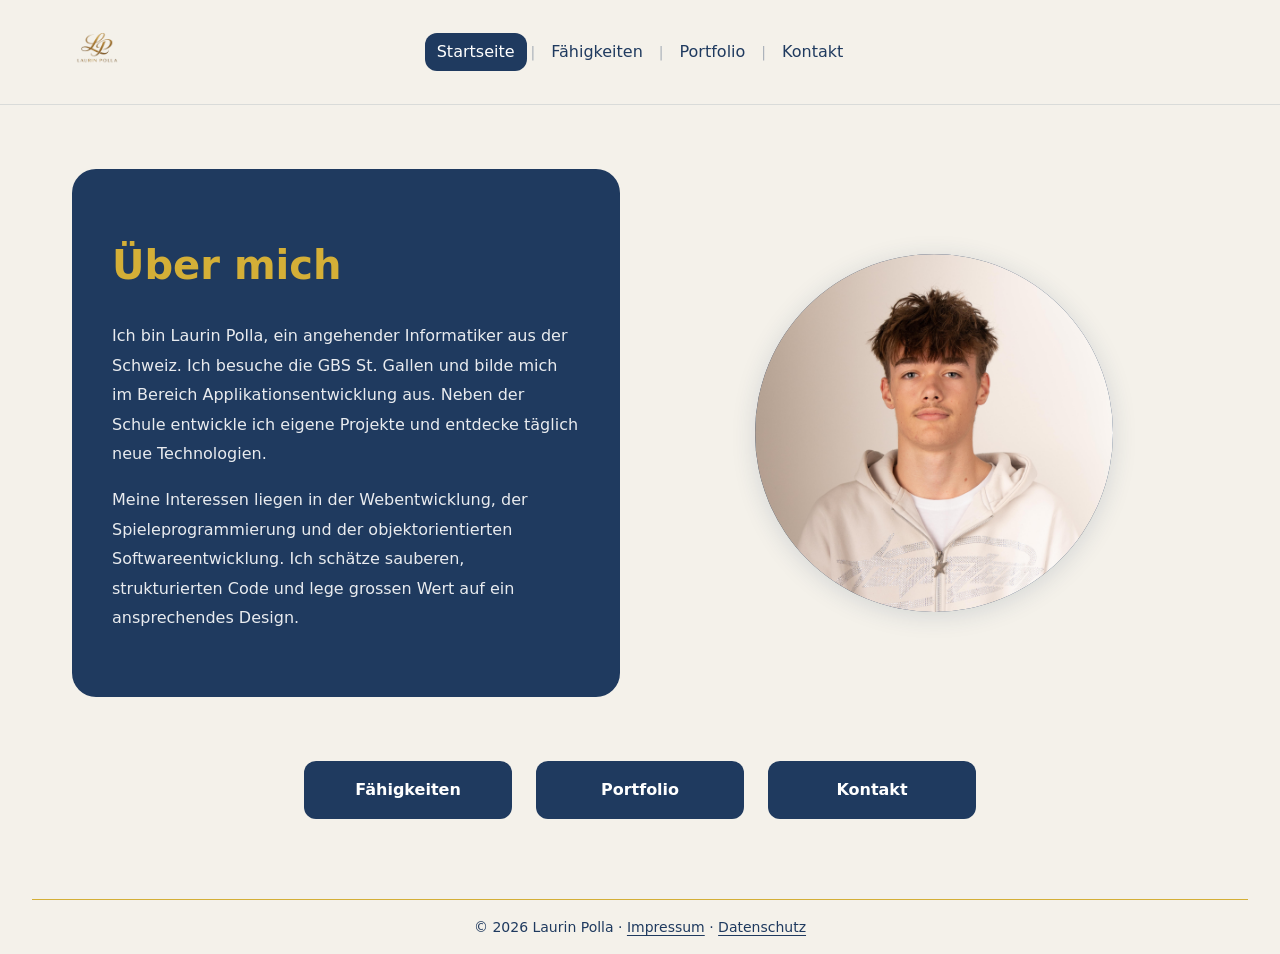
<file: index.html>
<!DOCTYPE html>
<html lang="de">
<head>
  <meta charset="UTF-8">
  <meta name="viewport" content="width=device-width, initial-scale=1.0">
  <meta name="description" content="Portfolio von Laurin Polla – Informatik-Lernender an der GBS St. Gallen">
  <title>Laurin Polla – Startseite</title>
  <link rel="icon" href="assets/img/favicon.svg" type="image/svg+xml">
  <link rel="stylesheet" href="css/style.css">
</head>
<body>

  <header class="site-header">
    <a href="index.html" class="logo" aria-label="Startseite">
      <img src="assets/img/logo.webp" alt="Laurin Polla Logo" width="612" height="408">
    </a>
    <nav class="nav" aria-label="Hauptnavigation">
      <button class="nav-toggle" aria-expanded="false" aria-controls="nav-list" aria-label="Menü öffnen">
        <span></span>
        <span></span>
        <span></span>
      </button>
      <ul class="nav-list" id="nav-list">
        <li><a href="index.html"         class="nav-link active">Startseite</a></li>
        <li><a href="faehigkeiten.html"  class="nav-link">Fähigkeiten</a></li>
        <li><a href="portfolio.html"     class="nav-link">Portfolio</a></li>
        <li><a href="kontakt.html"       class="nav-link">Kontakt</a></li>
      </ul>
    </nav>
  </header>

  <main>

    <section class="hero" aria-labelledby="ueber-mich-titel">
      <div class="hero-card">
        <h1 id="ueber-mich-titel">Über mich</h1>
        <p>
          Ich bin Laurin Polla, ein angehender Informatiker aus der Schweiz.
          Ich besuche die GBS St. Gallen und bilde mich im Bereich
          Applikationsentwicklung aus. Neben der Schule entwickle ich eigene
          Projekte und entdecke täglich neue Technologien.
        </p>
        <p class="hero-card__second-para">
          Meine Interessen liegen in der Webentwicklung, der
          Spieleprogrammierung und der objektorientierten Softwareentwicklung.
          Ich schätze sauberen, strukturierten Code und lege grossen Wert auf
          ein ansprechendes Design.
        </p>
      </div>
      <div class="hero-image">
        <figure class="hero-photo">
          <img
            src="assets/img/profil.webp"
            alt="Profilfoto von Laurin Polla"
            width="800" height="800"
            loading="eager"
          >
        </figure>
      </div>
    </section>

    <nav class="quick-nav" aria-label="Schnellnavigation">
      <a href="faehigkeiten.html" class="btn btn-primary">Fähigkeiten</a>
      <a href="portfolio.html"    class="btn btn-primary">Portfolio</a>
      <a href="kontakt.html"      class="btn btn-primary">Kontakt</a>
    </nav>

  </main>

  <footer class="site-footer">
    <hr class="footer-line">
    <p>© 2026 Laurin Polla &middot; <a href="#">Impressum</a> &middot; <a href="#">Datenschutz</a></p>
  </footer>

  <script src="js/nav.js"></script>
</body>
</html>
</file>
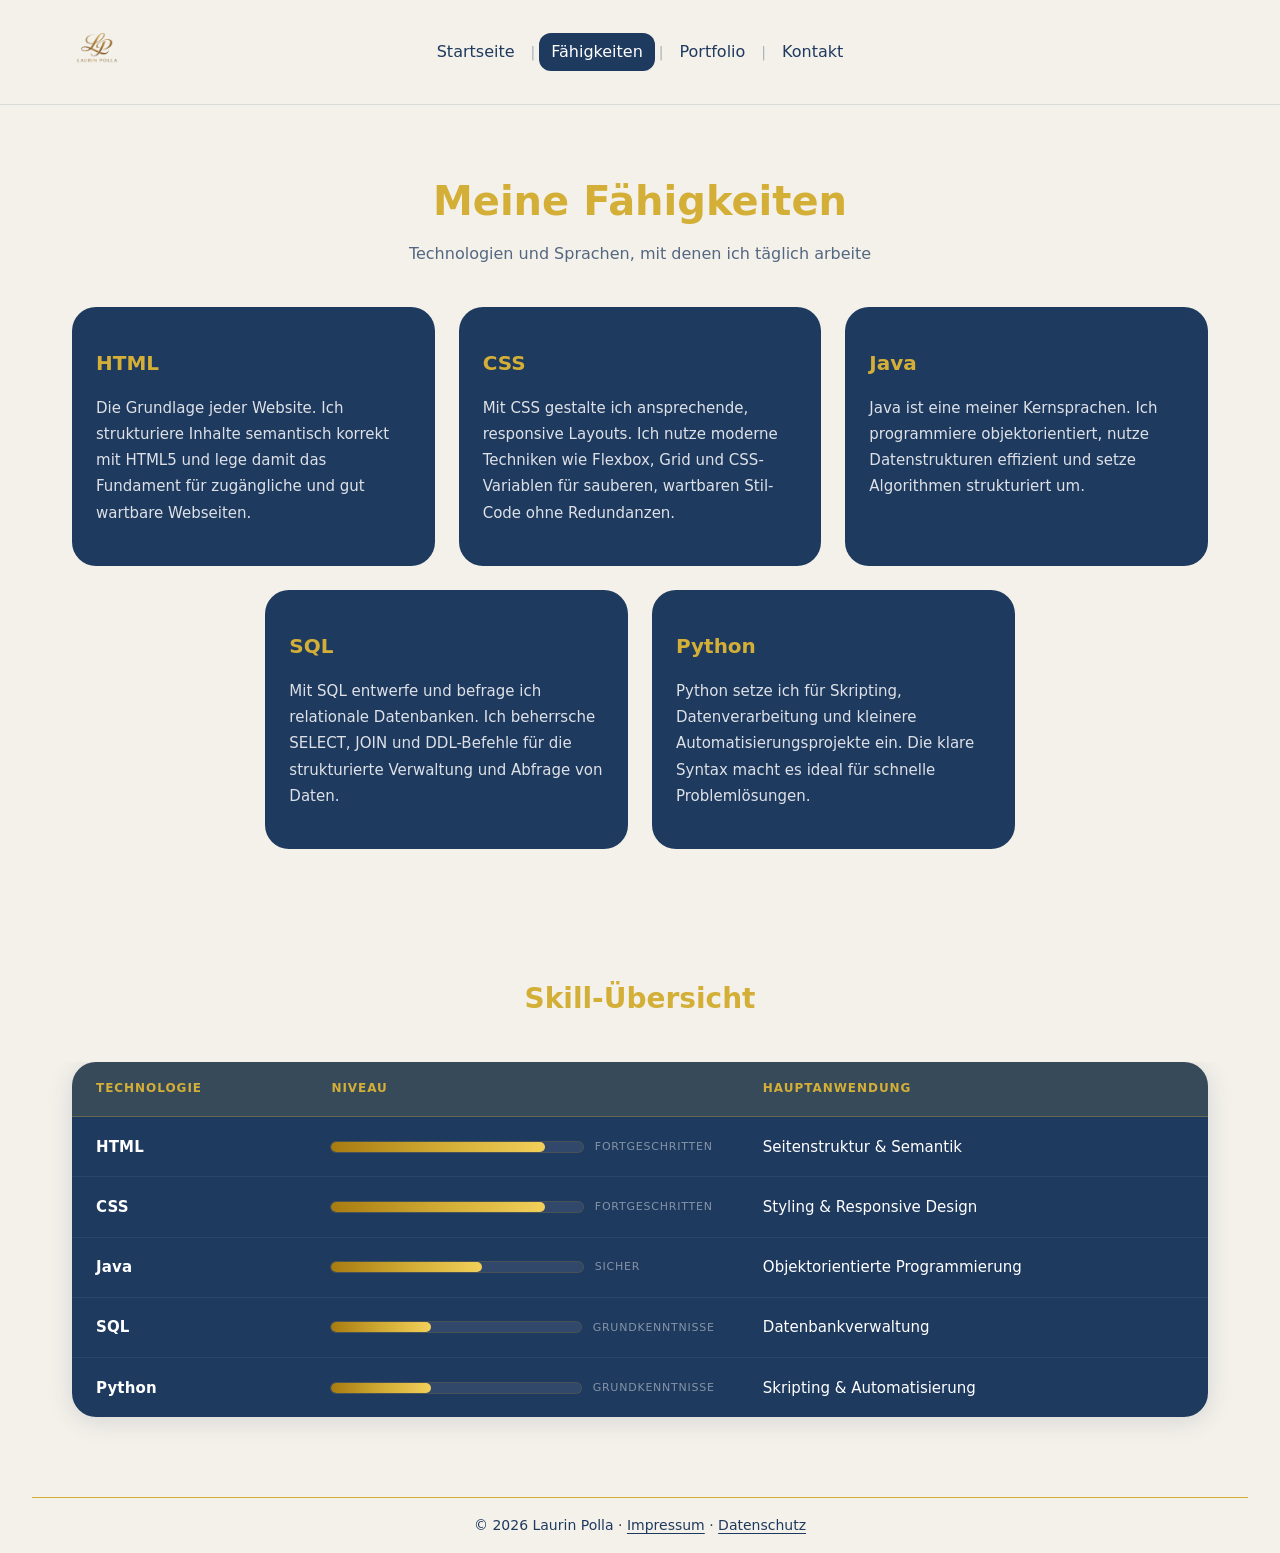
<file: faehigkeiten.html>
<!DOCTYPE html>
<html lang="de">
<head>
  <meta charset="UTF-8">
  <meta name="viewport" content="width=device-width, initial-scale=1.0">
  <meta name="description" content="Fähigkeiten von Laurin Polla – HTML, CSS, Java, SQL, Python">
  <title>Laurin Polla – Fähigkeiten</title>
  <link rel="icon" href="assets/img/favicon.svg" type="image/svg+xml">
  <link rel="stylesheet" href="css/style.css">
</head>
<body>

  <header class="site-header">
    <a href="index.html" class="logo" aria-label="Startseite">
      <img src="assets/img/logo.webp" alt="Laurin Polla Logo" width="612" height="408">
    </a>
    <nav class="nav" aria-label="Hauptnavigation">
      <button class="nav-toggle" aria-expanded="false" aria-controls="nav-list" aria-label="Menü öffnen">
        <span></span>
        <span></span>
        <span></span>
      </button>
      <ul class="nav-list" id="nav-list">
        <li><a href="index.html"         class="nav-link">Startseite</a></li>
        <li><a href="faehigkeiten.html"  class="nav-link active">Fähigkeiten</a></li>
        <li><a href="portfolio.html"     class="nav-link">Portfolio</a></li>
        <li><a href="kontakt.html"       class="nav-link">Kontakt</a></li>
      </ul>
    </nav>
  </header>

  <main>

    <div class="section-title">
      <h1>Meine Fähigkeiten</h1>
      <p>Technologien und Sprachen, mit denen ich täglich arbeite</p>
    </div>

    <ul class="skills-list" aria-label="Fähigkeiten">

      <li class="skill-card">
        <h2>HTML</h2>
        <p>
          Die Grundlage jeder Website. Ich strukturiere Inhalte semantisch
          korrekt mit HTML5 und lege damit das Fundament für zugängliche und
          gut wartbare Webseiten.
        </p>
      </li>

      <li class="skill-card">
        <h2>CSS</h2>
        <p>
          Mit CSS gestalte ich ansprechende, responsive Layouts. Ich nutze
          moderne Techniken wie Flexbox, Grid und CSS-Variablen für sauberen,
          wartbaren Stil-Code ohne Redundanzen.
        </p>
      </li>

      <li class="skill-card">
        <h2>Java</h2>
        <p>
          Java ist eine meiner Kernsprachen. Ich programmiere
          objektorientiert, nutze Datenstrukturen effizient und setze
          Algorithmen strukturiert um.
        </p>
      </li>

      <li class="skill-card">
        <h2>SQL</h2>
        <p>
          Mit SQL entwerfe und befrage ich relationale Datenbanken.
          Ich beherrsche SELECT, JOIN und DDL-Befehle für die strukturierte
          Verwaltung und Abfrage von Daten.
        </p>
      </li>

      <li class="skill-card">
        <h2>Python</h2>
        <p>
          Python setze ich für Skripting, Datenverarbeitung und kleinere
          Automatisierungsprojekte ein. Die klare Syntax macht es ideal für
          schnelle Problemlösungen.
        </p>
      </li>

    </ul>

    <div class="section-title">
      <h2>Skill-Übersicht</h2>
    </div>

    <div class="table-wrapper">
      <div class="table-card">
        <table class="skills-table">
          <caption class="visually-hidden">Übersicht der Technologien nach Niveau und Anwendungsbereich</caption>
          <thead>
            <tr>
              <th scope="col">Technologie</th>
              <th scope="col">Niveau</th>
              <th scope="col">Hauptanwendung</th>
            </tr>
          </thead>
          <tbody>
            <tr>
              <td>HTML</td>
              <td>
                <div class="skill-bar">
                  <div class="skill-bar__track">
                    <div class="skill-bar__fill skill-bar__fill--high"></div>
                  </div>
                  <span class="skill-bar__label">Fortgeschritten</span>
                </div>
              </td>
              <td>Seitenstruktur &amp; Semantik</td>
            </tr>
            <tr>
              <td>CSS</td>
              <td>
                <div class="skill-bar">
                  <div class="skill-bar__track">
                    <div class="skill-bar__fill skill-bar__fill--high"></div>
                  </div>
                  <span class="skill-bar__label">Fortgeschritten</span>
                </div>
              </td>
              <td>Styling &amp; Responsive Design</td>
            </tr>
            <tr>
              <td>Java</td>
              <td>
                <div class="skill-bar">
                  <div class="skill-bar__track">
                    <div class="skill-bar__fill skill-bar__fill--mid"></div>
                  </div>
                  <span class="skill-bar__label">Sicher</span>
                </div>
              </td>
              <td>Objektorientierte Programmierung</td>
            </tr>
            <tr>
              <td>SQL</td>
              <td>
                <div class="skill-bar">
                  <div class="skill-bar__track">
                    <div class="skill-bar__fill skill-bar__fill--low"></div>
                  </div>
                  <span class="skill-bar__label">Grundkenntnisse</span>
                </div>
              </td>
              <td>Datenbankverwaltung</td>
            </tr>
            <tr>
              <td>Python</td>
              <td>
                <div class="skill-bar">
                  <div class="skill-bar__track">
                    <div class="skill-bar__fill skill-bar__fill--low"></div>
                  </div>
                  <span class="skill-bar__label">Grundkenntnisse</span>
                </div>
              </td>
              <td>Skripting &amp; Automatisierung</td>
            </tr>
          </tbody>
        </table>
      </div>
    </div>

  </main>

  <footer class="site-footer">
    <hr class="footer-line">
    <p>© 2026 Laurin Polla &middot; <a href="#">Impressum</a> &middot; <a href="#">Datenschutz</a></p>
  </footer>

  <script src="js/nav.js"></script>
</body>
</html>
</file>
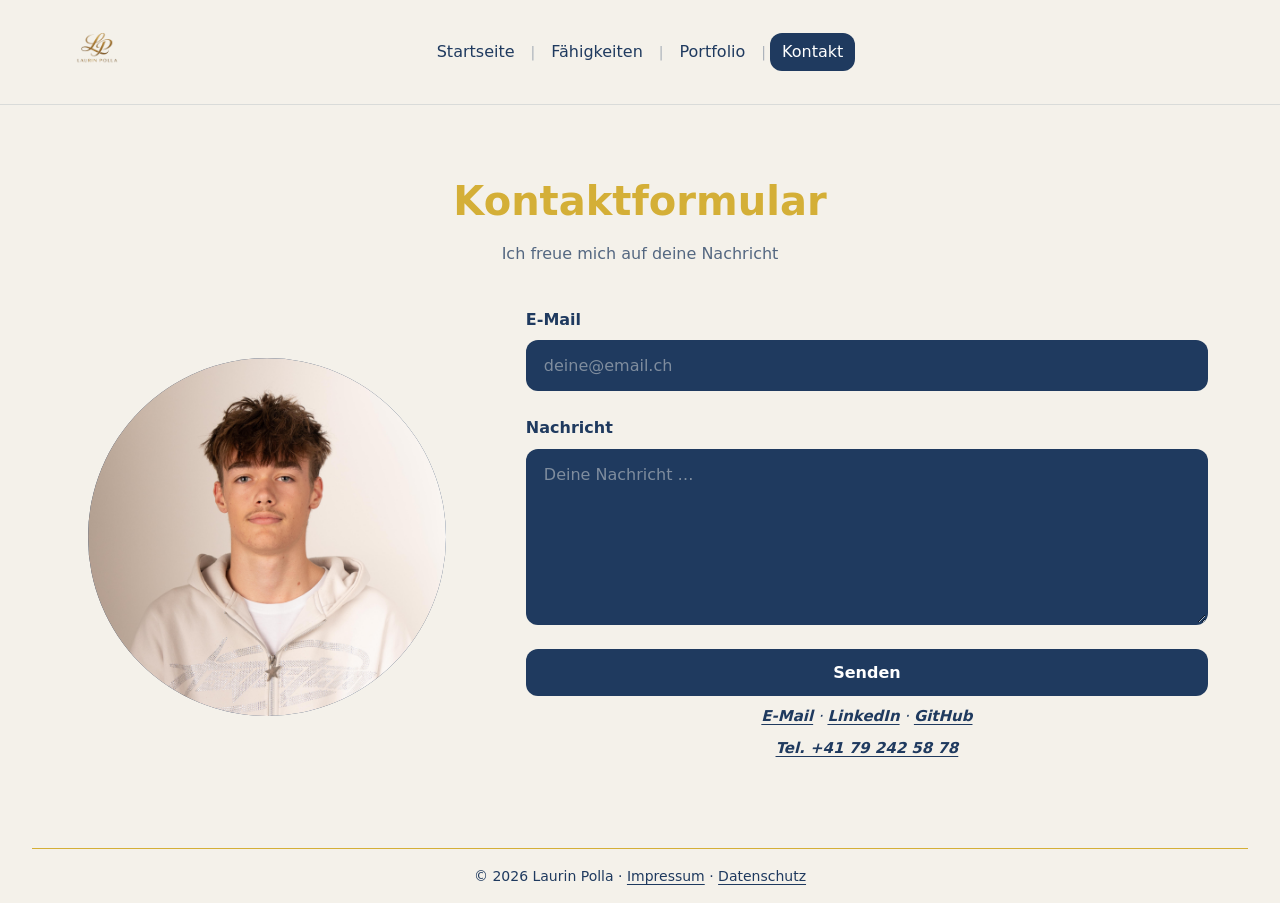
<file: kontakt.html>
<!DOCTYPE html>
<html lang="de">
<head>
  <meta charset="UTF-8">
  <meta name="viewport" content="width=device-width, initial-scale=1.0">
  <meta name="description" content="Kontakt – Schreib Laurin Polla eine Nachricht">
  <title>Laurin Polla – Kontakt</title>
  <link rel="icon" href="assets/img/favicon.svg" type="image/svg+xml">
  <link rel="stylesheet" href="css/style.css">
</head>
<body>

  <header class="site-header">
    <a href="index.html" class="logo" aria-label="Startseite">
      <img src="assets/img/logo.webp" alt="Laurin Polla Logo" width="612" height="408">
    </a>
    <nav class="nav" aria-label="Hauptnavigation">
      <button class="nav-toggle" aria-expanded="false" aria-controls="nav-list" aria-label="Menü öffnen">
        <span></span>
        <span></span>
        <span></span>
      </button>
      <ul class="nav-list" id="nav-list">
        <li><a href="index.html"         class="nav-link">Startseite</a></li>
        <li><a href="faehigkeiten.html"  class="nav-link">Fähigkeiten</a></li>
        <li><a href="portfolio.html"     class="nav-link">Portfolio</a></li>
        <li><a href="kontakt.html"       class="nav-link active">Kontakt</a></li>
      </ul>
    </nav>
  </header>

  <main>

    <div class="section-title">
      <h1>Kontaktformular</h1>
      <p>Ich freue mich auf deine Nachricht</p>
    </div>

    <div class="contact-layout">

      <div class="contact-deco-circle" aria-hidden="true">
        <img src="assets/img/profil.webp" alt="" width="800" height="800" loading="lazy">
      </div>

      <section aria-labelledby="formular-titel">
        <h2 id="formular-titel" class="visually-hidden">Kontaktformular</h2>

        <form class="contact-form" action="#" method="post" novalidate>

          <div class="form-group">
            <label for="email">E-Mail</label>
            <input
              type="email"
              id="email"
              name="email"
              placeholder="deine@email.ch"
              required
              autocomplete="email"
            >
          </div>

          <div class="form-group">
            <label for="nachricht">Nachricht</label>
            <textarea
              id="nachricht"
              name="nachricht"
              placeholder="Deine Nachricht …"
              required
            ></textarea>
          </div>

          <button type="submit" class="btn btn-primary btn-full">Senden</button>

        </form>

        <address class="contact-info">
          <p>
            <a href="mailto:laurin.polla@gmail.com">E-Mail</a>
            &middot;
            <a href="https://linkedin.com" target="_blank" rel="noopener noreferrer">LinkedIn</a>
            &middot;
            <a href="https://github.com" target="_blank" rel="noopener noreferrer">GitHub</a>
          </p>
          <p>
            <a href="tel:+41792425878">Tel. +41 79 242 58 78</a>
          </p>
        </address>

      </section>

    </div>

  </main>

  <footer class="site-footer">
    <hr class="footer-line">
    <p>© 2026 Laurin Polla &middot; <a href="#">Impressum</a> &middot; <a href="#">Datenschutz</a></p>
  </footer>

  <script src="js/nav.js"></script>
</body>
</html>
</file>
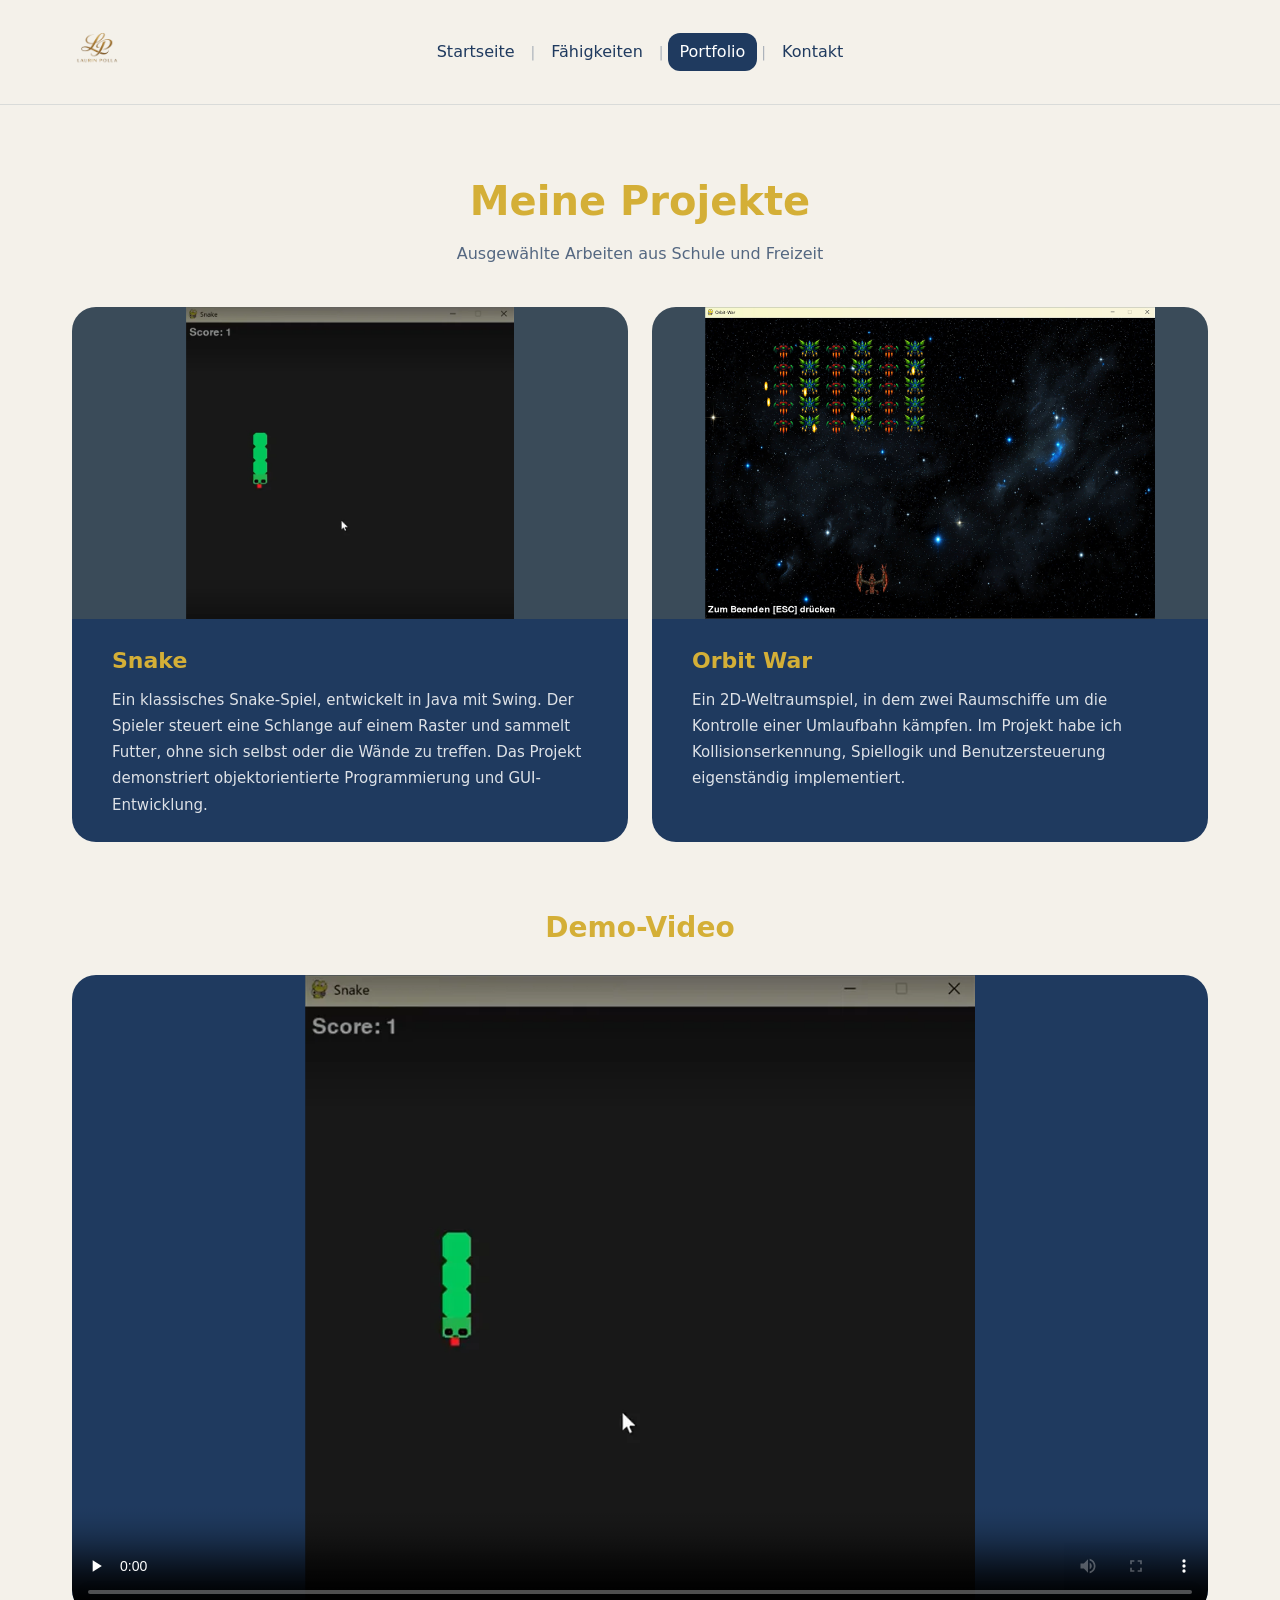
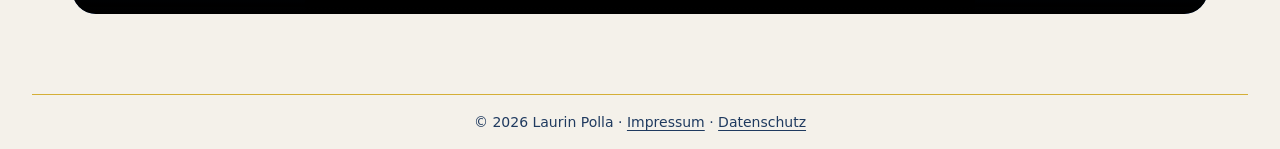
<file: portfolio.html>
<!DOCTYPE html>
<html lang="de">
<head>
  <meta charset="UTF-8">
  <meta name="viewport" content="width=device-width, initial-scale=1.0">
  <meta name="description" content="Projekte von Laurin Polla – Snake, Orbit War und weitere Entwicklungen">
  <title>Laurin Polla – Portfolio</title>
  <link rel="icon" href="assets/img/favicon.svg" type="image/svg+xml">
  <link rel="stylesheet" href="css/style.css">
</head>
<body>

  <header class="site-header">
    <a href="index.html" class="logo" aria-label="Startseite">
      <img src="assets/img/logo.webp" alt="Laurin Polla Logo" width="612" height="408">
    </a>
    <nav class="nav" aria-label="Hauptnavigation">
      <button class="nav-toggle" aria-expanded="false" aria-controls="nav-list" aria-label="Menü öffnen">
        <span></span>
        <span></span>
        <span></span>
      </button>
      <ul class="nav-list" id="nav-list">
        <li><a href="index.html"         class="nav-link">Startseite</a></li>
        <li><a href="faehigkeiten.html"  class="nav-link">Fähigkeiten</a></li>
        <li><a href="portfolio.html"     class="nav-link active">Portfolio</a></li>
        <li><a href="kontakt.html"       class="nav-link">Kontakt</a></li>
      </ul>
    </nav>
  </header>

  <main>

    <div class="section-title">
      <h1>Meine Projekte</h1>
      <p>Ausgewählte Arbeiten aus Schule und Freizeit</p>
    </div>

    <section aria-label="Projektübersicht">
      <ul class="projects-list">

        <li>
          <article class="project-card">
            <div class="project-card-img">
              <img
                src="assets/img/snake.webp"
                alt="Screenshot des Snake-Spiels"
                width="800" height="764"
                loading="lazy"
              >
            </div>
            <div class="project-card-body">
              <h2>Snake</h2>
              <p>
                Ein klassisches Snake-Spiel, entwickelt in Java mit Swing.
                Der Spieler steuert eine Schlange auf einem Raster und sammelt
                Futter, ohne sich selbst oder die Wände zu treffen. Das Projekt
                demonstriert objektorientierte Programmierung und
                GUI-Entwicklung.
              </p>
            </div>
          </article>
        </li>

        <li>
          <article class="project-card">
            <div class="project-card-img">
              <img
                src="assets/img/orbitwar.webp"
                alt="Screenshot des Spiels Orbit War"
                width="800" height="557"
                loading="lazy"
              >
            </div>
            <div class="project-card-body">
              <h2>Orbit War</h2>
              <p>
                Ein 2D-Weltraumspiel, in dem zwei Raumschiffe um die Kontrolle
                einer Umlaufbahn kämpfen. Im Projekt habe ich
                Kollisionserkennung, Spiellogik und Benutzersteuerung
                eigenständig implementiert.
              </p>
            </div>
          </article>
        </li>

      </ul>
    </section>

    <section class="video-section" aria-labelledby="demo-titel">
      <h2 id="demo-titel">Demo-Video</h2>
      <div class="video-wrapper">
        <video controls preload="none" poster="assets/img/snake.webp">
          <source src="assets/video/snakevid.mp4" type="video/mp4">
          Dein Browser unterstützt kein HTML5-Video.
        </video>
      </div>
    </section>

  </main>

  <footer class="site-footer">
    <hr class="footer-line">
    <p>© 2026 Laurin Polla &middot; <a href="#">Impressum</a> &middot; <a href="#">Datenschutz</a></p>
  </footer>

  <script src="js/nav.js"></script>
</body>
</html>
</file>
<file: css/style.css>
/* ============================================================
   Portfolio – Laurin Polla
   Farben: Dunkelblau #1F3A5F · Beige-Grau #F4F1EA · Gold #D4AF37
   ============================================================ */

:root {
  --bg:        #F4F1EA;
  --dark:      #1F3A5F;
  --gold:      #D4AF37;
  --white:     #ffffff;
  --dark-hover:#284d7a;

  --radius:    0.75rem;
  --radius-lg: 1.5rem;
  --shadow:    0 4px 24px rgba(31, 58, 95, 0.15);

  --space-xs:  0.5rem;
  --space-sm:  1rem;
  --space-md:  1.5rem;
  --space-lg:  2.5rem;
  --space-xl:  4rem;

  --container: 1200px;
  --pad:       2rem;
}

/* ===== ACCESSIBILITY ===== */
.visually-hidden {
  position: absolute;
  width: 1px;
  height: 1px;
  padding: 0;
  margin: -1px;
  overflow: hidden;
  clip: rect(0, 0, 0, 0);
  white-space: nowrap;
  border: 0;
}

/* ===== RESET ===== */
*, *::before, *::after {
  box-sizing: border-box;
  margin: 0;
  padding: 0;
}

html {
  scroll-behavior: smooth;
}

body {
  font-family: 'Segoe UI', system-ui, -apple-system, sans-serif;
  background-color: var(--bg);
  color: var(--dark);
  line-height: 1.6;
  min-height: 100vh;
  display: flex;
  flex-direction: column;
}

img {
  max-width: 100%;
  height: auto;
  display: block;
}

a {
  color: inherit;
  text-decoration: none;
}

ul {
  list-style: none;
}

main {
  flex: 1;
}

/* ===== HEADER & NAV ===== */
.site-header {
  display: grid;
  grid-template-columns: 1fr auto 1fr;
  align-items: center;
  padding: 0.5rem var(--pad);
  background-color: var(--bg);
  border-bottom: 1px solid rgba(31, 58, 95, 0.12);
  position: sticky;
  top: 0;
  z-index: 100;
}

.logo {
  display: flex;
  align-items: center;
  flex-shrink: 0;
  height: 5.5rem;
}

.logo img {
  height: 100%;
  width: auto;
  object-fit: contain;
  mix-blend-mode: multiply;
}

/* Nav sits in center column, anchors dropdown */
.nav {
  grid-column: 2;
  position: relative;
}

.nav-list {
  display: flex;
  gap: 0;
  align-items: center;
}

.nav-list li {
  display: flex;
  align-items: center;
}

.nav-list li + li::before {
  content: '|';
  padding: 0 0.25rem;
  color: rgba(31, 58, 95, 0.35);
  font-size: 0.875rem;
  pointer-events: none;
}

.nav-link {
  font-size: 1rem;
  font-weight: 500;
  padding: 0.4rem 0.75rem;
  border-radius: var(--radius);
  transition: background-color 0.2s, color 0.2s;
}

.nav-link:hover,
.nav-link.active {
  background-color: var(--dark);
  color: var(--white);
}

.nav-toggle {
  display: none;
  flex-direction: column;
  justify-content: space-between;
  width: 1.75rem;
  height: 1.25rem;
  background: none;
  border: none;
  cursor: pointer;
  padding: 0;
}

.nav-toggle span {
  display: block;
  height: 2px;
  background-color: var(--dark);
  border-radius: 1px;
  transition: transform 0.3s, opacity 0.3s;
}

.nav-toggle.open span:nth-child(1) {
  transform: translateY(0.5625rem) rotate(45deg);
}

.nav-toggle.open span:nth-child(2) {
  opacity: 0;
}

.nav-toggle.open span:nth-child(3) {
  transform: translateY(-0.5625rem) rotate(-45deg);
}

/* ===== BUTTONS ===== */
.btn {
  display: inline-block;
  padding: 0.875rem 2.25rem;
  border-radius: var(--radius);
  font-size: 1rem;
  font-weight: 600;
  font-family: inherit;
  cursor: pointer;
  border: none;
  transition: transform 0.2s, box-shadow 0.2s, background-color 0.2s;
  text-align: center;
}

.btn:hover {
  transform: translateY(-2px);
  box-shadow: 0 8px 28px rgba(31, 58, 95, 0.35);
}

.btn-primary {
  background-color: var(--dark);
  color: var(--white);
}

.btn-primary:hover {
  background-color: var(--dark-hover);
}

.btn-full {
  width: 100%;
}

/* ===== SECTION TITLE ===== */
.section-title {
  text-align: center;
  padding: var(--space-xl) var(--pad) var(--space-lg);
  max-width: var(--container);
  margin: 0 auto;
}

.section-title h1 {
  font-size: clamp(1.75rem, 4vw, 2.5rem);
  color: var(--gold);
}

.section-title h2 {
  font-size: clamp(1.25rem, 2.5vw, 1.75rem);
  color: var(--gold);
}

.section-title p {
  margin-top: var(--space-xs);
  font-size: 1rem;
  color: var(--dark);
  opacity: 0.75;
}

/* ===== HERO (Startseite) ===== */
.hero {
  display: grid;
  grid-template-columns: 1fr 1fr;
  gap: var(--space-lg);
  align-items: stretch;
  max-width: var(--container);
  margin: 0 auto;
  padding: var(--space-xl) var(--pad);
}

.hero-card {
  background-color: var(--dark);
  color: var(--white);
  border-radius: var(--radius-lg);
  padding: var(--space-xl) var(--space-lg);
}

.hero-card h1 {
  font-size: clamp(1.75rem, 3.5vw, 2.5rem);
  color: var(--gold);
  margin-bottom: var(--space-md);
}

.hero-card p {
  font-size: 1rem;
  line-height: 1.85;
  opacity: 0.9;
}

.hero-card__second-para {
  margin-top: var(--space-sm);
}

.hero-image {
  display: flex;
  justify-content: center;
  align-items: center;
}

.hero-photo {
  width: clamp(240px, 28vw, 380px);
  aspect-ratio: 1 / 1;
  border-radius: 50%;
  overflow: hidden;
  background-color: var(--dark);
  box-shadow: var(--shadow);
  flex-shrink: 0;
}

.hero-photo img {
  width: 100%;
  height: 100%;
  object-fit: cover;
}

/* Quick-nav buttons under hero */
.quick-nav {
  display: flex;
  justify-content: center;
  gap: var(--space-md);
  flex-wrap: wrap;
  padding: 0 var(--pad) var(--space-xl);
  max-width: var(--container);
  margin: 0 auto;
}

.quick-nav .btn {
  min-width: 13rem;
  padding: 1rem 2.5rem;
}

/* ===== SKILL CARDS ===== */
.skills-list {
  display: flex;
  flex-wrap: wrap;
  gap: var(--space-md);
  justify-content: center;
  padding: 0 var(--pad) var(--space-xl);
  max-width: var(--container);
  margin: 0 auto;
}

.skill-card {
  flex: 0 0 calc(33.333% - 1rem);
  min-width: 260px;
  background-color: var(--dark);
  color: var(--white);
  border-radius: var(--radius-lg);
  padding: var(--space-lg) var(--space-md);
}

.skill-card h2 {
  font-size: 1.25rem;
  color: var(--gold);
  margin-bottom: var(--space-sm);
}

.skill-card p {
  font-size: 0.9375rem;
  opacity: 0.85;
  line-height: 1.75;
}

/* ===== SKILLS TABLE ===== */
.table-wrapper {
  max-width: var(--container);
  margin: 0 auto;
  padding: 0 var(--pad) var(--space-xl);
  overflow-x: auto;
}

.table-card {
  border-radius: var(--radius-lg);
  overflow: hidden;
  box-shadow: var(--shadow);
}

.skills-table {
  width: 100%;
  border-collapse: collapse;
  background-color: var(--dark);
  color: var(--white);
  font-size: 0.9375rem;
}

.skills-table th,
.skills-table td {
  padding: 1.1rem var(--space-md);
  text-align: left;
  vertical-align: middle;
}

.skills-table thead tr {
  background-color: rgba(212, 175, 55, 0.13);
  border-bottom: 1px solid rgba(212, 175, 55, 0.3);
}

.skills-table th {
  color: var(--gold);
  font-weight: 600;
  font-size: 0.75rem;
  letter-spacing: 0.08em;
  text-transform: uppercase;
}

.skills-table tbody tr {
  border-bottom: 1px solid rgba(244, 241, 234, 0.06);
  transition: background-color 0.2s;
}

.skills-table tbody tr:last-child {
  border-bottom: none;
}

.skills-table tbody tr:hover {
  background-color: rgba(212, 175, 55, 0.07);
}

.skills-table tbody td:first-child {
  font-weight: 600;
  letter-spacing: 0.01em;
}

/* ===== SKILL BAR ===== */
.skill-bar {
  display: flex;
  align-items: center;
  gap: 0.75rem;
}

.skill-bar__track {
  flex: 1;
  height: 10px;
  background: rgba(244, 241, 234, 0.08);
  border-radius: 5px;
  overflow: hidden;
  min-width: 100px;
  box-shadow: 0 0 0 1px rgba(212, 175, 55, 0.22);
}

.skill-bar__fill {
  height: 100%;
  width: var(--w, 0%);
  background: linear-gradient(90deg, #a87b10 0%, var(--gold) 55%, #f2d05a 100%);
  border-radius: 5px;
  animation: bar-grow 1s cubic-bezier(0.4, 0, 0.2, 1) both;
}

@keyframes bar-grow {
  from { width: 0; }
  to   { width: var(--w, 0%); }
}

.skills-table tbody tr:nth-child(1) .skill-bar__fill { animation-delay: 0s;    }
.skills-table tbody tr:nth-child(2) .skill-bar__fill { animation-delay: 0.15s; }
.skills-table tbody tr:nth-child(3) .skill-bar__fill { animation-delay: 0.3s;  }
.skills-table tbody tr:nth-child(4) .skill-bar__fill { animation-delay: 0.45s; }
.skills-table tbody tr:nth-child(5) .skill-bar__fill { animation-delay: 0.6s;  }

.skill-bar__fill--high { --w: 85%; }
.skill-bar__fill--mid  { --w: 60%; }
.skill-bar__fill--low  { --w: 40%; }

.skill-bar__label {
  font-size: 0.6875rem;
  letter-spacing: 0.07em;
  text-transform: uppercase;
  white-space: nowrap;
  opacity: 0.45;
  min-width: 7.5rem;
}

/* ===== PROJECT CARDS ===== */
.projects-list {
  display: grid;
  grid-template-columns: repeat(2, 1fr);
  gap: var(--space-md);
  padding: 0 var(--pad) var(--space-xl);
  max-width: var(--container);
  margin: 0 auto;
}

.project-card {
  background-color: var(--dark);
  color: var(--white);
  border-radius: var(--radius-lg);
  overflow: hidden;
  display: flex;
  flex-direction: column;
  height: 100%;
}

.project-card-img {
  width: 100%;
  aspect-ratio: 16 / 9;
  background-color: rgba(212, 175, 55, 0.15);
  overflow: hidden;
}

.project-card-img img {
  width: 100%;
  height: 100%;
  object-fit: contain;
}

.project-card-body {
  padding: var(--space-md) var(--space-lg);
  flex: 1;
}

.project-card-body h2 {
  font-size: 1.375rem;
  color: var(--gold);
  margin-bottom: var(--space-xs);
}

.project-card-body p {
  font-size: 0.9375rem;
  opacity: 0.85;
  line-height: 1.75;
}

/* ===== VIDEO SECTION ===== */
.video-section {
  padding: 0 var(--pad) var(--space-xl);
  max-width: var(--container);
  margin: 0 auto;
}

.video-section h2 {
  font-size: clamp(1.25rem, 2.5vw, 1.75rem);
  color: var(--gold);
  margin-bottom: var(--space-md);
  text-align: center;
}

.video-wrapper {
  position: relative;
  padding-bottom: 56.25%;
  height: 0;
  overflow: hidden;
  border-radius: var(--radius-lg);
  background-color: var(--dark);
}

.video-wrapper video,
.video-wrapper iframe {
  position: absolute;
  top: 0;
  left: 0;
  width: 100%;
  height: 100%;
  border: none;
  border-radius: var(--radius-lg);
}

/* ===== CONTACT ===== */
.contact-layout {
  display: grid;
  grid-template-columns: 1fr 1.75fr;
  gap: var(--space-xl);
  align-items: center;
  padding: 0 var(--pad) var(--space-xl);
  max-width: var(--container);
  margin: 0 auto;
}

.contact-deco-circle {
  width: clamp(200px, 28vw, 380px);
  height: clamp(200px, 28vw, 380px);
  border-radius: 50%;
  background-color: var(--dark);
  overflow: hidden;
  margin: 0 auto;
  flex-shrink: 0;
}

.contact-deco-circle img {
  width: 100%;
  height: 100%;
  object-fit: cover;
}

.contact-form {
  display: flex;
  flex-direction: column;
  gap: var(--space-md);
}

.form-group {
  display: flex;
  flex-direction: column;
  gap: var(--space-xs);
}

.form-group label {
  font-size: 1rem;
  font-weight: 600;
}

.form-group input,
.form-group textarea {
  padding: 0.875rem var(--space-sm);
  background-color: var(--dark);
  color: var(--white);
  border: 2px solid transparent;
  border-radius: var(--radius);
  font-size: 1rem;
  font-family: inherit;
  transition: border-color 0.2s;
}

.form-group input::placeholder,
.form-group textarea::placeholder {
  color: rgba(244, 241, 234, 0.45);
}

.form-group input:focus,
.form-group textarea:focus {
  outline: none;
  border-color: var(--gold);
}

.form-group textarea {
  resize: vertical;
  min-height: 11rem;
}

.contact-info {
  margin-top: var(--space-xs);
  text-align: center;
}

.contact-info p {
  font-size: 0.9375rem;
  margin-bottom: var(--space-xs);
}

.contact-info a {
  font-weight: 600;
  color: var(--dark);
  text-decoration: underline;
  text-underline-offset: 3px;
}

/* ===== FOOTER ===== */
.site-footer {
  padding: var(--space-sm) var(--pad);
}

.footer-line {
  border: none;
  border-top: 1px solid var(--gold);
  margin-bottom: var(--space-sm);
}

.site-footer p {
  text-align: center;
  font-size: 0.875rem;
}

.site-footer a {
  font-weight: 500;
  text-decoration: underline;
  text-underline-offset: 3px;
}

/* ===== RESPONSIVE – Tablet ===== */
@media (max-width: 1024px) {
  .skill-card {
    flex: 0 0 calc(50% - 0.75rem);
  }
}

/* ===== RESPONSIVE – Mobile ===== */
@media (max-width: 768px) {
  :root {
    --pad: 1rem;
  }

  /* Switch to 2-column header: logo | hamburger */
  .site-header {
    grid-template-columns: 1fr auto;
  }

  .logo {
    height: 4rem;
  }

  /* Hamburger */
  .nav-toggle {
    display: flex;
  }

  .nav-list {
    display: none;
    position: absolute;
    top: calc(100% + 0.5rem);
    right: 0;
    background-color: var(--bg);
    border: 1px solid rgba(31, 58, 95, 0.15);
    border-radius: var(--radius);
    padding: var(--space-sm);
    flex-direction: column;
    gap: var(--space-xs);
    min-width: 11rem;
    box-shadow: var(--shadow);
    z-index: 200;
  }

  .nav-list.open {
    display: flex;
  }

  .nav-list li + li::before {
    display: none;
  }

  /* Hero */
  .hero {
    grid-template-columns: 1fr;
    padding: var(--space-lg) var(--pad);
    gap: var(--space-md);
  }

  .hero-image {
    order: -1;
  }

  .hero-photo {
    width: clamp(160px, 55vw, 240px);
    height: clamp(160px, 55vw, 240px);
    margin: 0 auto;
  }

  /* Skills */
  .skill-card {
    flex: 0 0 100%;
    min-width: unset;
  }

  /* Skills table */
  .skills-table th,
  .skills-table td {
    padding: 0.75rem var(--space-sm);
  }

  .skill-bar__label {
    display: none;
  }

  .skills-table th:nth-child(3),
  .skills-table td:nth-child(3) {
    display: none;
  }

  /* Projects */
  .projects-list {
    grid-template-columns: 1fr;
  }

  /* Contact */
  .contact-layout {
    grid-template-columns: 1fr;
  }

  .contact-deco-circle {
    width: 10rem;
    height: 10rem;
  }

  /* Buttons */
  .btn {
    width: 100%;
  }

  .quick-nav {
    flex-direction: column;
    align-items: center;
  }
}
</file>
